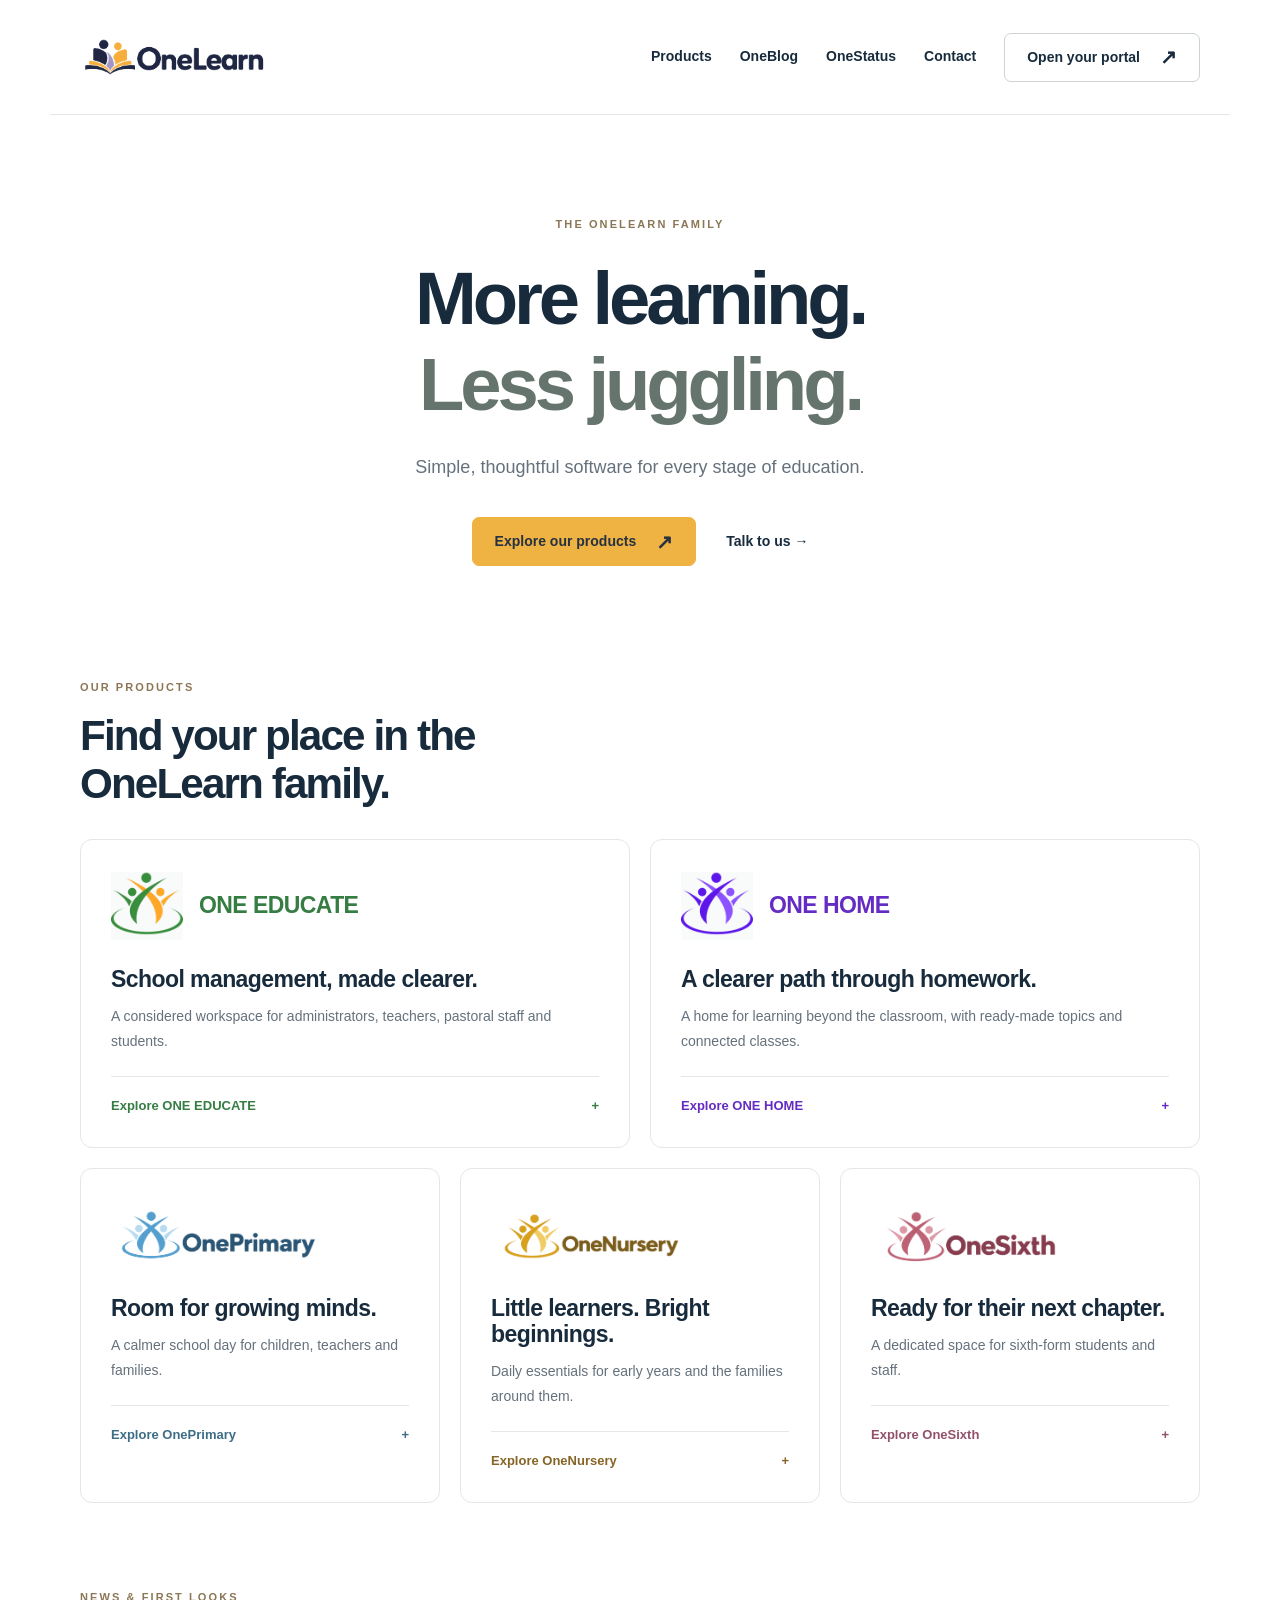
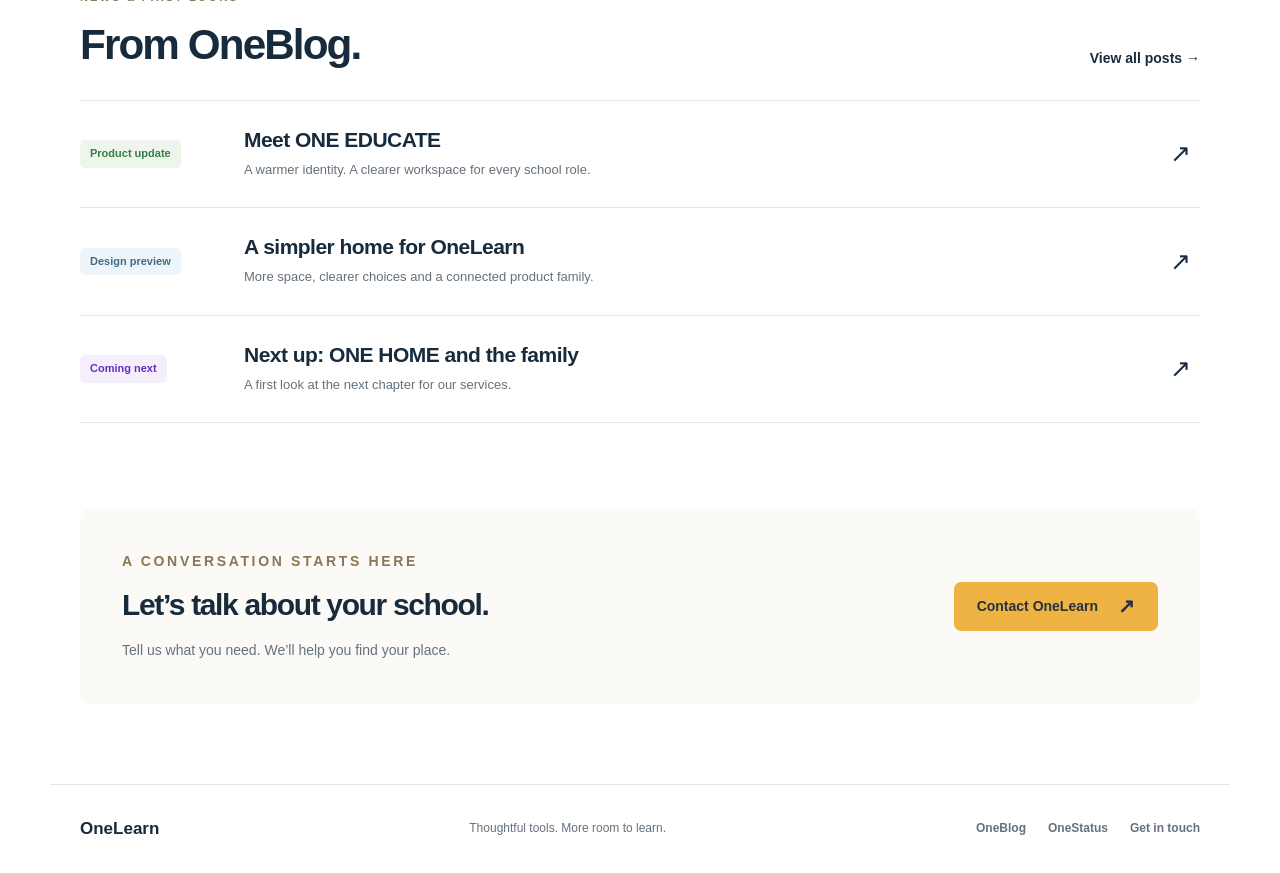
<file: index.html>
<!doctype html><html lang="en-GB"><head><meta charset="utf-8"><meta name="viewport" content="width=device-width,initial-scale=1"><meta name="description" content="Simple, thoughtful software for every stage of education."><title>More learning. Less juggling. · OneLearn</title><link rel="icon" href="onelearn-favicon.svg" type="image/svg+xml"><link rel="stylesheet" href="onelearn.css"></head><body><a class="skip" href="#main">Skip to content</a><header class="site-header"><a class="brand" href="index.html" aria-label="OneLearn home"><img src="OneLearn-Logo.png" alt="OneLearn" width="190" height="64"></a><nav aria-label="Main navigation"><a href="index.html#products">Products</a><a href="blog.html">OneBlog</a><a href="status.html">OneStatus</a><a href="contact.html">Contact</a><a class="button outline" href="portals.html">Open your portal <span aria-hidden="true">↗</span></a></nav></header><main id="main"><section class="hero"><p class="eyebrow">THE ONELEARN FAMILY</p><h1>More learning.<br><span>Less juggling.</span></h1><p class="intro">Simple, thoughtful software for every stage of education.</p><div class="actions"><a class="button" href="#products">Explore our products <span aria-hidden="true">↗</span></a><a class="text-link" href="contact.html">Talk to us →</a></div></section><section class="section" id="products"><div class="section-heading"><p class="eyebrow">OUR PRODUCTS</p><h2>Find your place in the<br>OneLearn family.</h2></div><div class="flagships"><article class="product green" id="oneeducation"><div class="product-brand"><span class="symbol"><img src="oneeducate-logo.png" alt=""></span><span class="service-name">ONE EDUCATE</span></div><h3>School management, made clearer.</h3><p>A considered workspace for administrators, teachers, pastoral staff and students.</p><details><summary>Explore ONE EDUCATE <span aria-hidden="true">+</span></summary><div class="product-details"><p>Attendance, classes, timetables, behaviour, house points, detentions and exams. The tools your school uses, brought together.</p><p class="pricing">£142 per month or £1,450 per year. Free for official secondary schools after approval.</p><div class="actions"><a class="text-link" data-app="OneEducation" data-demo="true" href="../OneEducation/index.html?demo=1">Try the demo <span aria-hidden="true">↗</span></a><a href="contact.html?product=OneEducation">Request access →</a></div><small>The service logos preview the refreshed identity. Wider interface updates are being introduced separately.</small></div></details></article><article class="product purple" id="onehome"><div class="product-brand"><span class="symbol"><img src="onehome-logo.png" alt=""></span><span class="service-name">ONE HOME</span></div><h3>A clearer path through homework.</h3><p>A home for learning beyond the classroom, with ready-made topics and connected classes.</p><details><summary>Explore ONE HOME <span aria-hidden="true">+</span></summary><div class="product-details"><p>Set maths, reading and science homework, review progress, and import students or connect your ONE EDUCATE classes.</p><p class="pricing">Free for all.</p><div class="actions"><a class="text-link" data-app="OneHome" data-demo="true" href="../OneHome/index.html?demo=1">Try the demo <span aria-hidden="true">↗</span></a><a href="contact.html?product=OneHome">Request access →</a></div><small>The service logos preview the refreshed identity. Wider interface updates are being introduced separately.</small></div></details></article></div><div class="younger"><article class="product blue" id="oneprimary"><div class="product-brand"><img class="service-lockup" src="OnePrimary-Logo.png" alt="OnePrimary"></div><h3>Room for growing minds.</h3><p>A calmer school day for children, teachers and families.</p><details><summary>Explore OnePrimary <span aria-hidden="true">+</span></summary><div class="product-details"><p>Children, classes, attendance, learning journals and a family portal, designed around primary school life.</p><p class="pricing">Contact us to arrange access.</p><div class="actions"><a class="text-link" data-app="OnePrimary" data-demo="true" href="../OnePrimary/index.html?demo=1">Try the demo <span aria-hidden="true">↗</span></a><a href="contact.html?product=OnePrimary">Request access →</a></div><small>The service logos preview the refreshed identity. Wider interface updates are being introduced separately.</small></div></details></article><article class="product yellow" id="onenursery"><div class="product-brand"><img class="service-lockup" src="OneNursery-Logo.png" alt="OneNursery"></div><h3>Little learners. Bright beginnings.</h3><p>Daily essentials for early years and the families around them.</p><details><summary>Explore OneNursery <span aria-hidden="true">+</span></summary><div class="product-details"><p>Children, attendance, Good and Bad Points, and a parent portal. A space built for the adults supporting little learners.</p><p class="pricing">Contact us to arrange access.</p><div class="actions"><a class="text-link" data-app="OneNursery" data-demo="true" href="../OneNursery/index.html?demo=1">Try the demo <span aria-hidden="true">↗</span></a><a href="contact.html?product=OneNursery">Request access →</a></div><small>The service logos preview the refreshed identity. Wider interface updates are being introduced separately.</small></div></details></article><article class="product rose" id="onesixth"><div class="product-brand"><img class="service-lockup" src="OneSixth-Logo.png" alt="OneSixth"></div><h3>Ready for their next chapter.</h3><p>A dedicated space for sixth-form students and staff.</p><details><summary>Explore OneSixth <span aria-hidden="true">+</span></summary><div class="product-details"><p>Student imports, subject choices, class allocation, timetables and a sixth-form portal.</p><p class="pricing">Free for all.</p><div class="actions"><a class="text-link" data-app="OneSixth" data-demo="true" href="../OneSixth/index.html?demo=1">Try the demo <span aria-hidden="true">↗</span></a><a href="contact.html?product=OneSixth">Request access →</a></div><small>The service logos preview the refreshed identity. Wider interface updates are being introduced separately.</small></div></details></article></div></section><section class="section journal"><div class="section-heading horizontal"><div><p class="eyebrow">NEWS & FIRST LOOKS</p><h2>From OneBlog.</h2></div><a class="text-link" href="blog.html">View all posts →</a></div><div class="post-list"><a class="post-row" href="blog-one-educate.html"><span class="tag green">Product update</span><div><h3>Meet ONE EDUCATE</h3><p>A warmer identity. A clearer workspace for every school role.</p></div><span class="post-arrow" aria-hidden="true">↗</span></a><a class="post-row" href="blog-onelearn.html"><span class="tag blue">Design preview</span><div><h3>A simpler home for OneLearn</h3><p>More space, clearer choices and a connected product family.</p></div><span class="post-arrow" aria-hidden="true">↗</span></a><a class="post-row" href="blog-one-home.html"><span class="tag purple">Coming next</span><div><h3>Next up: ONE HOME and the family</h3><p>A first look at the next chapter for our services.</p></div><span class="post-arrow" aria-hidden="true">↗</span></a></div></section><section class="contact-strip"><div><p class="eyebrow">A CONVERSATION STARTS HERE</p><h2>Let’s talk about your school.</h2><p>Tell us what you need. We’ll help you find your place.</p></div><a class="button" href="contact.html">Contact OneLearn <span aria-hidden="true">↗</span></a></section></main><footer class="site-footer"><a href="index.html">OneLearn</a><span>Thoughtful tools. More room to learn.</span><nav aria-label="Footer"><a href="blog.html">OneBlog</a><a href="status.html">OneStatus</a><a href="contact.html">Get in touch</a></nav></footer><script src="config.js"></script><script type="module" src="website.mjs"></script></body></html>
</file>
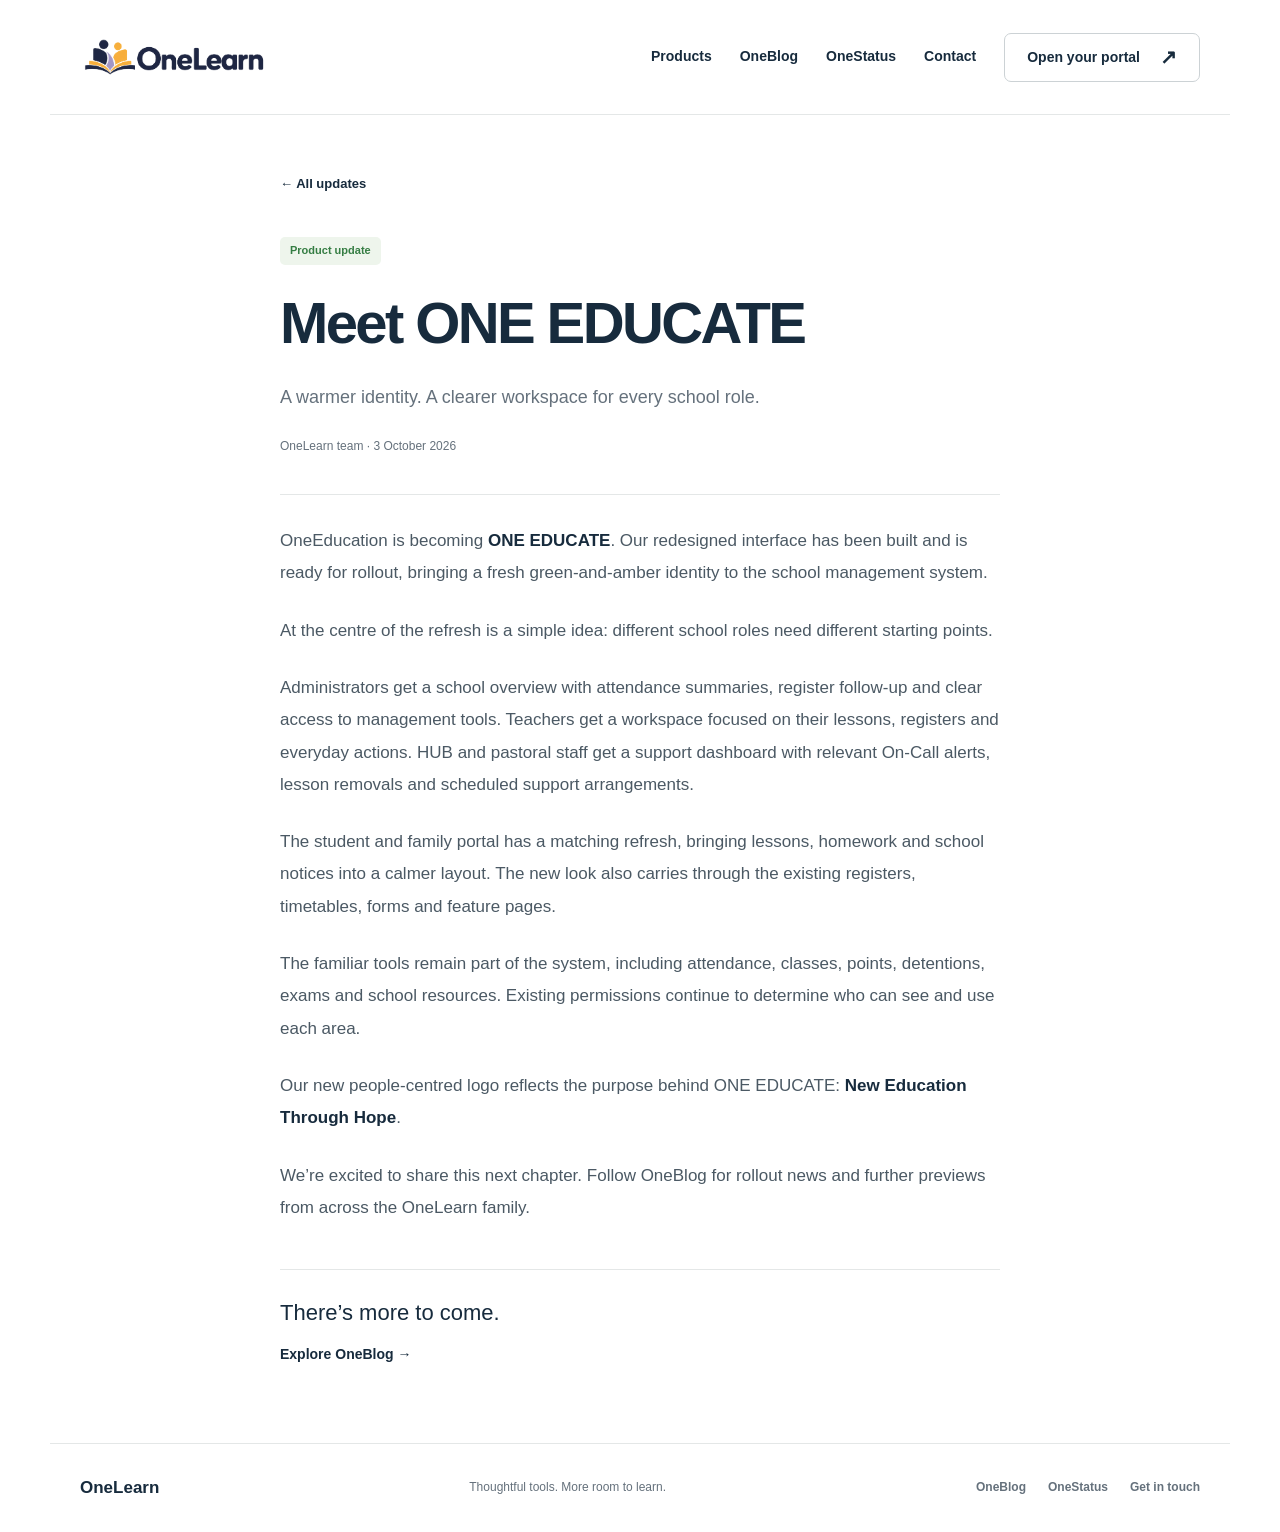
<file: blog-one-educate.html>
<!doctype html><html lang="en-GB"><head><meta charset="utf-8"><meta name="viewport" content="width=device-width,initial-scale=1"><meta name="description" content="Simple, thoughtful software for every stage of education."><title>Meet ONE EDUCATE · OneLearn</title><link rel="icon" href="onelearn-favicon.svg" type="image/svg+xml"><link rel="stylesheet" href="onelearn.css"></head><body><a class="skip" href="#main">Skip to content</a><header class="site-header"><a class="brand" href="index.html" aria-label="OneLearn home"><img src="OneLearn-Logo.png" alt="OneLearn" width="190" height="64"></a><nav aria-label="Main navigation"><a href="index.html#products">Products</a><a href="blog.html">OneBlog</a><a href="status.html">OneStatus</a><a href="contact.html">Contact</a><a class="button outline" href="portals.html">Open your portal <span aria-hidden="true">↗</span></a></nav></header><main id="main"><article class="story"><a class="back" href="blog.html">← All updates</a><div class="story-heading"><span class="tag green">Product update</span><h1>Meet ONE EDUCATE</h1><p class="intro">A warmer identity. A clearer workspace for every school role.</p><p class="byline">OneLearn team · 3 October 2026</p></div><div class="story-body"><p>OneEducation is becoming <strong>ONE EDUCATE</strong>. Our redesigned interface has been built and is ready for rollout, bringing a fresh green-and-amber identity to the school management system.</p><p>At the centre of the refresh is a simple idea: different school roles need different starting points.</p><p>Administrators get a school overview with attendance summaries, register follow-up and clear access to management tools. Teachers get a workspace focused on their lessons, registers and everyday actions. HUB and pastoral staff get a support dashboard with relevant On-Call alerts, lesson removals and scheduled support arrangements.</p><p>The student and family portal has a matching refresh, bringing lessons, homework and school notices into a calmer layout. The new look also carries through the existing registers, timetables, forms and feature pages.</p><p>The familiar tools remain part of the system, including attendance, classes, points, detentions, exams and school resources. Existing permissions continue to determine who can see and use each area.</p><p>Our new people-centred logo reflects the purpose behind ONE EDUCATE: <strong>New Education Through Hope</strong>.</p><p>We’re excited to share this next chapter. Follow OneBlog for rollout news and further previews from across the OneLearn family. </p></div><aside class="story-end"><p>There’s more to come.</p><a href="blog.html">Explore OneBlog →</a></aside></article></main><footer class="site-footer"><a href="index.html">OneLearn</a><span>Thoughtful tools. More room to learn.</span><nav aria-label="Footer"><a href="blog.html">OneBlog</a><a href="status.html">OneStatus</a><a href="contact.html">Get in touch</a></nav></footer><script src="config.js"></script><script type="module" src="website.mjs"></script></body></html>
</file>
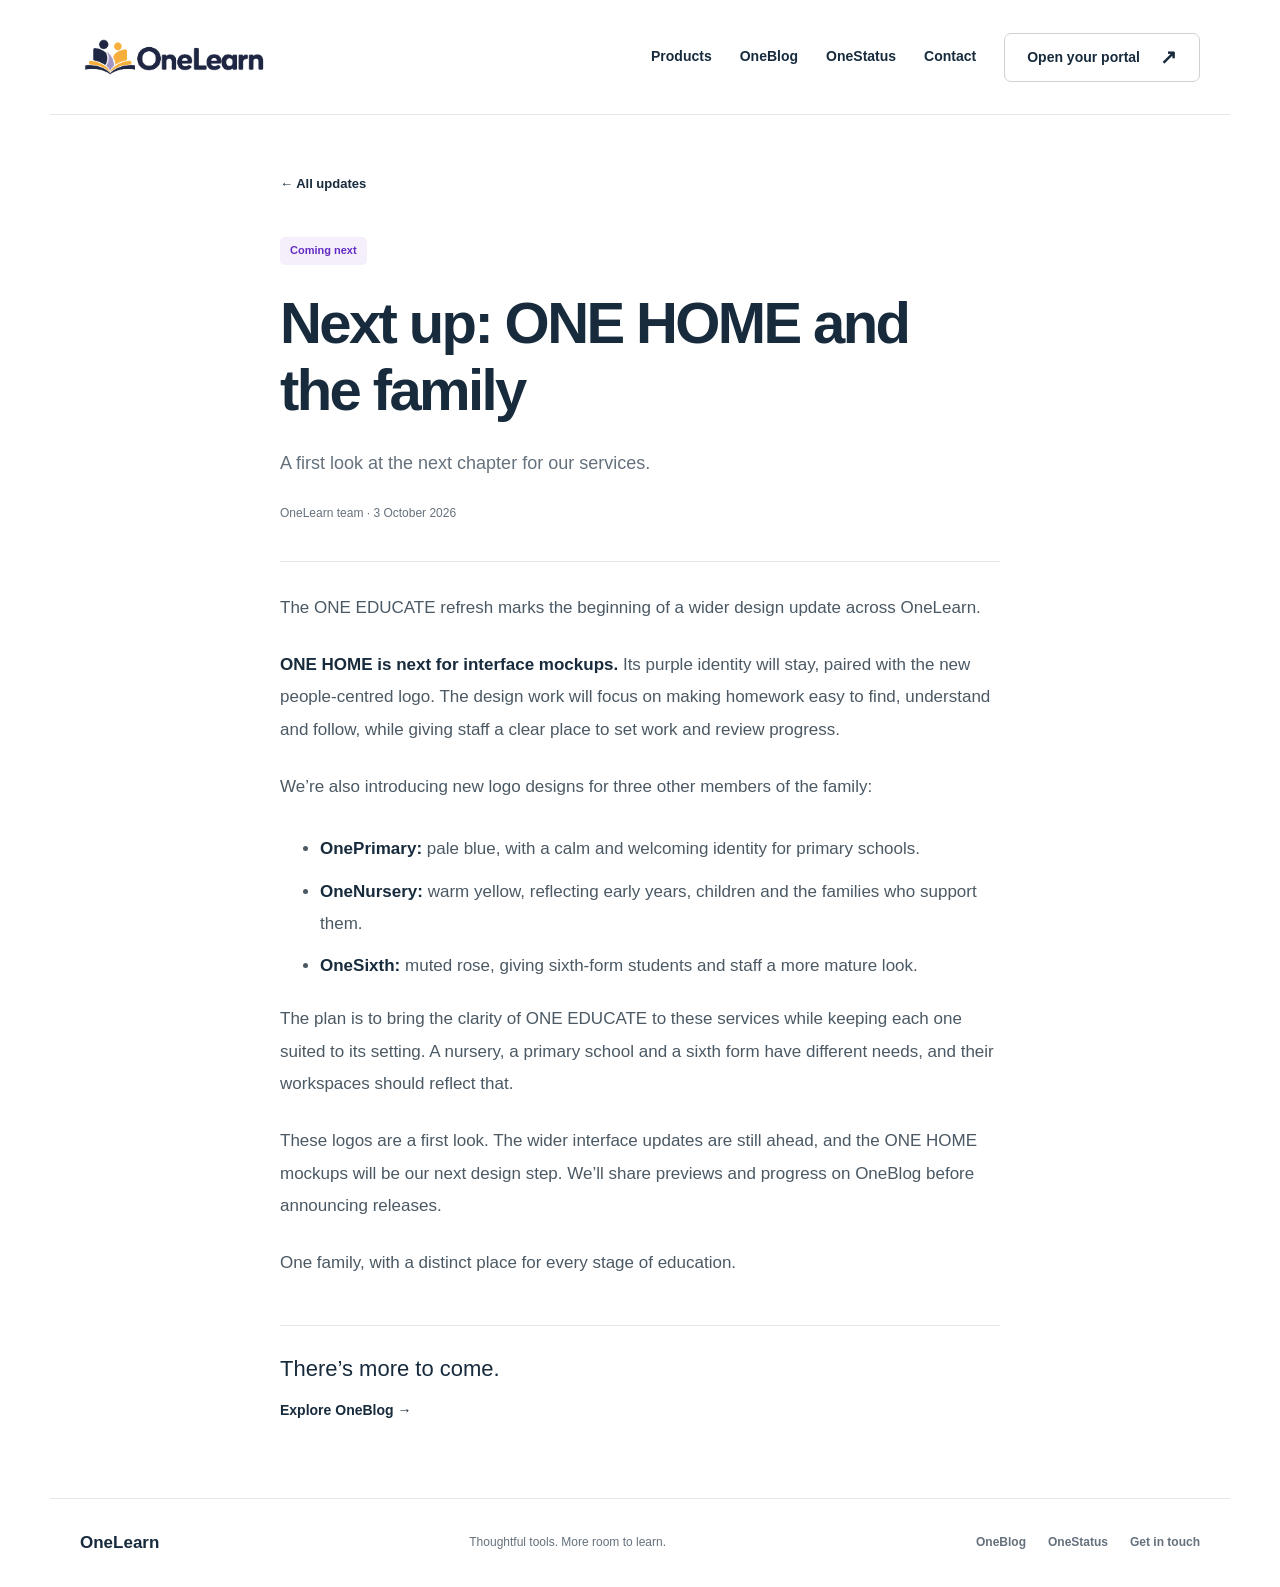
<file: blog-one-home.html>
<!doctype html><html lang="en-GB"><head><meta charset="utf-8"><meta name="viewport" content="width=device-width,initial-scale=1"><meta name="description" content="Simple, thoughtful software for every stage of education."><title>Next up: ONE HOME and the family · OneLearn</title><link rel="icon" href="onelearn-favicon.svg" type="image/svg+xml"><link rel="stylesheet" href="onelearn.css"></head><body><a class="skip" href="#main">Skip to content</a><header class="site-header"><a class="brand" href="index.html" aria-label="OneLearn home"><img src="OneLearn-Logo.png" alt="OneLearn" width="190" height="64"></a><nav aria-label="Main navigation"><a href="index.html#products">Products</a><a href="blog.html">OneBlog</a><a href="status.html">OneStatus</a><a href="contact.html">Contact</a><a class="button outline" href="portals.html">Open your portal <span aria-hidden="true">↗</span></a></nav></header><main id="main"><article class="story"><a class="back" href="blog.html">← All updates</a><div class="story-heading"><span class="tag purple">Coming next</span><h1>Next up: ONE HOME and the family</h1><p class="intro">A first look at the next chapter for our services.</p><p class="byline">OneLearn team · 3 October 2026</p></div><div class="story-body"><p>The ONE EDUCATE refresh marks the beginning of a wider design update across OneLearn.</p><p><strong>ONE HOME is next for interface mockups.</strong> Its purple identity will stay, paired with the new people-centred logo. The design work will focus on making homework easy to find, understand and follow, while giving staff a clear place to set work and review progress.</p><p>We’re also introducing new logo designs for three other members of the family:</p><ul><li><strong>OnePrimary:</strong> pale blue, with a calm and welcoming identity for primary schools.</li><li><strong>OneNursery:</strong> warm yellow, reflecting early years, children and the families who support them.</li><li><strong>OneSixth:</strong> muted rose, giving sixth-form students and staff a more mature look.</li></ul><p>The plan is to bring the clarity of ONE EDUCATE to these services while keeping each one suited to its setting. A nursery, a primary school and a sixth form have different needs, and their workspaces should reflect that.</p><p>These logos are a first look. The wider interface updates are still ahead, and the ONE HOME mockups will be our next design step. We’ll share previews and progress on OneBlog before announcing releases.</p><p>One family, with a distinct place for every stage of education. </p></div><aside class="story-end"><p>There’s more to come.</p><a href="blog.html">Explore OneBlog →</a></aside></article></main><footer class="site-footer"><a href="index.html">OneLearn</a><span>Thoughtful tools. More room to learn.</span><nav aria-label="Footer"><a href="blog.html">OneBlog</a><a href="status.html">OneStatus</a><a href="contact.html">Get in touch</a></nav></footer><script src="config.js"></script><script type="module" src="website.mjs"></script></body></html>
</file>
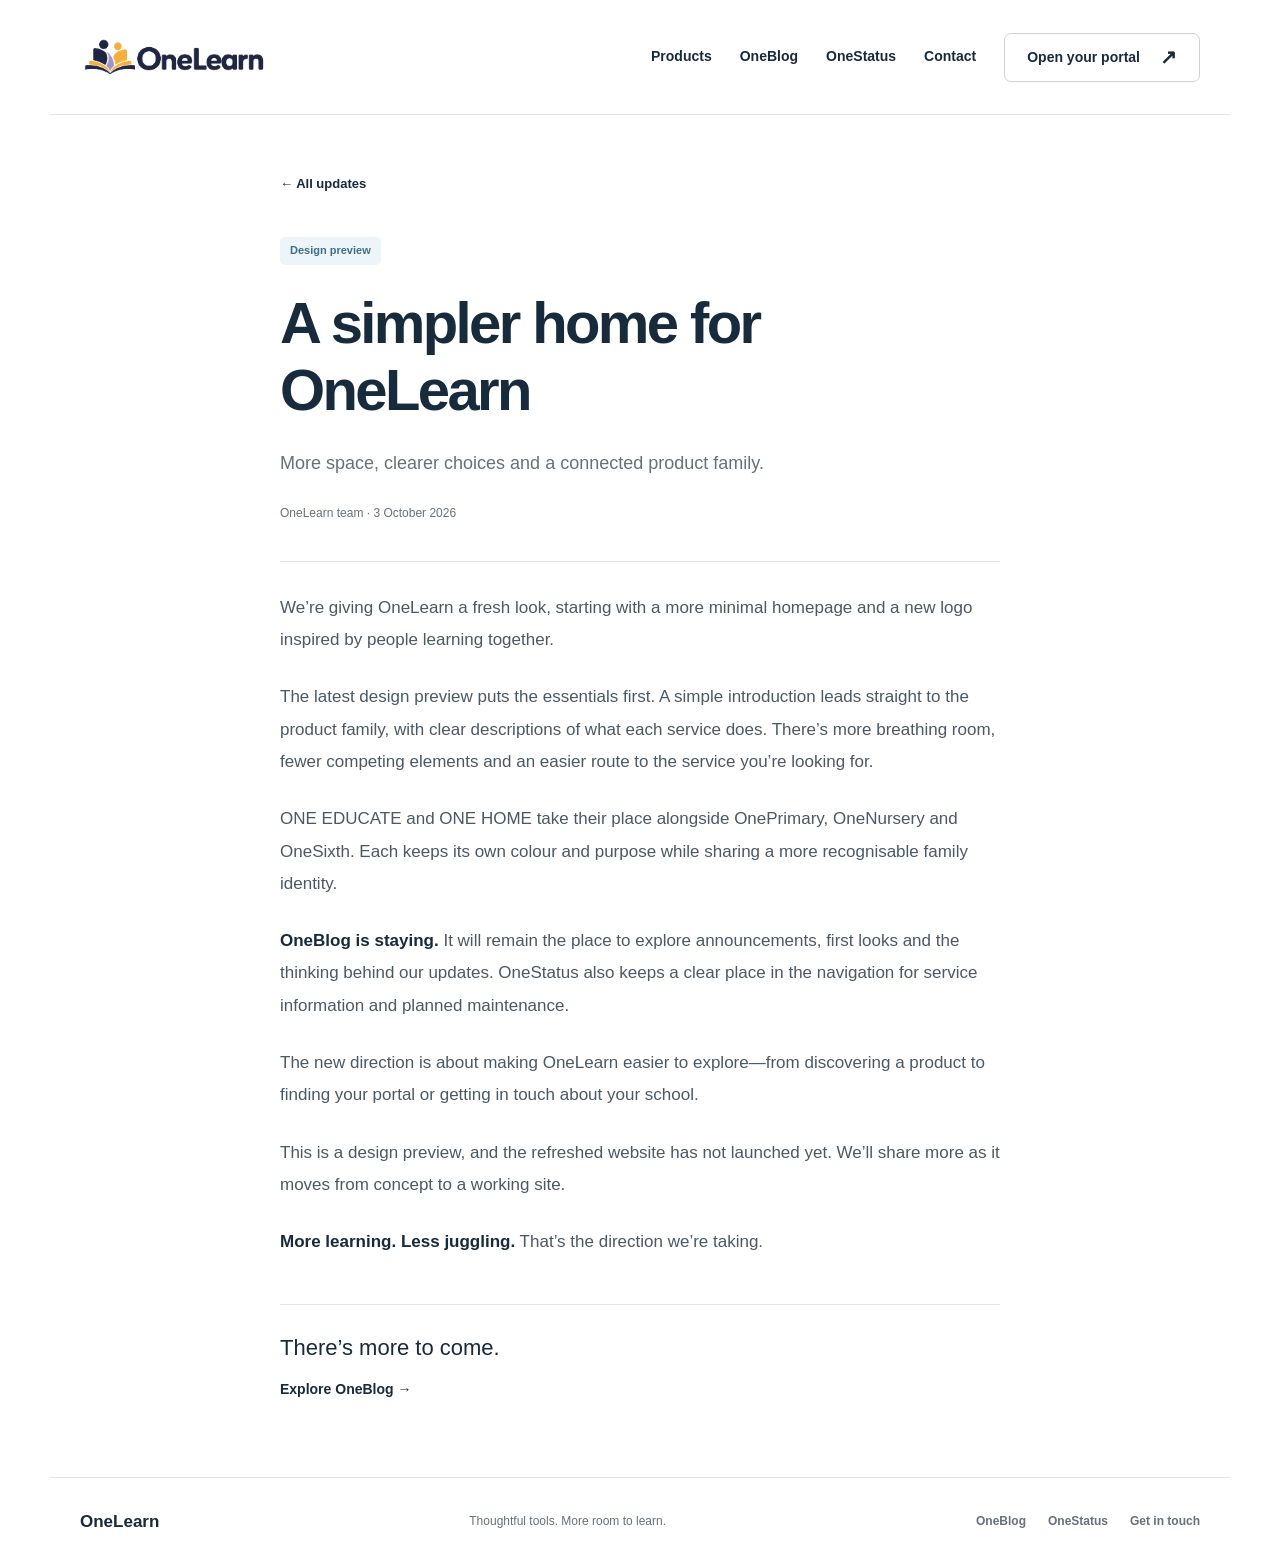
<file: blog-onelearn.html>
<!doctype html><html lang="en-GB"><head><meta charset="utf-8"><meta name="viewport" content="width=device-width,initial-scale=1"><meta name="description" content="Simple, thoughtful software for every stage of education."><title>A simpler home for OneLearn · OneLearn</title><link rel="icon" href="onelearn-favicon.svg" type="image/svg+xml"><link rel="stylesheet" href="onelearn.css"></head><body><a class="skip" href="#main">Skip to content</a><header class="site-header"><a class="brand" href="index.html" aria-label="OneLearn home"><img src="OneLearn-Logo.png" alt="OneLearn" width="190" height="64"></a><nav aria-label="Main navigation"><a href="index.html#products">Products</a><a href="blog.html">OneBlog</a><a href="status.html">OneStatus</a><a href="contact.html">Contact</a><a class="button outline" href="portals.html">Open your portal <span aria-hidden="true">↗</span></a></nav></header><main id="main"><article class="story"><a class="back" href="blog.html">← All updates</a><div class="story-heading"><span class="tag blue">Design preview</span><h1>A simpler home for OneLearn</h1><p class="intro">More space, clearer choices and a connected product family.</p><p class="byline">OneLearn team · 3 October 2026</p></div><div class="story-body"><p>We’re giving OneLearn a fresh look, starting with a more minimal homepage and a new logo inspired by people learning together.</p><p>The latest design preview puts the essentials first. A simple introduction leads straight to the product family, with clear descriptions of what each service does. There’s more breathing room, fewer competing elements and an easier route to the service you’re looking for.</p><p>ONE EDUCATE and ONE HOME take their place alongside OnePrimary, OneNursery and OneSixth. Each keeps its own colour and purpose while sharing a more recognisable family identity.</p><p><strong>OneBlog is staying.</strong> It will remain the place to explore announcements, first looks and the thinking behind our updates. OneStatus also keeps a clear place in the navigation for service information and planned maintenance.</p><p>The new direction is about making OneLearn easier to explore—from discovering a product to finding your portal or getting in touch about your school.</p><p>This is a design preview, and the refreshed website has not launched yet. We’ll share more as it moves from concept to a working site.</p><p><strong>More learning. Less juggling.</strong> That’s the direction we’re taking. </p></div><aside class="story-end"><p>There’s more to come.</p><a href="blog.html">Explore OneBlog →</a></aside></article></main><footer class="site-footer"><a href="index.html">OneLearn</a><span>Thoughtful tools. More room to learn.</span><nav aria-label="Footer"><a href="blog.html">OneBlog</a><a href="status.html">OneStatus</a><a href="contact.html">Get in touch</a></nav></footer><script src="config.js"></script><script type="module" src="website.mjs"></script></body></html>
</file>
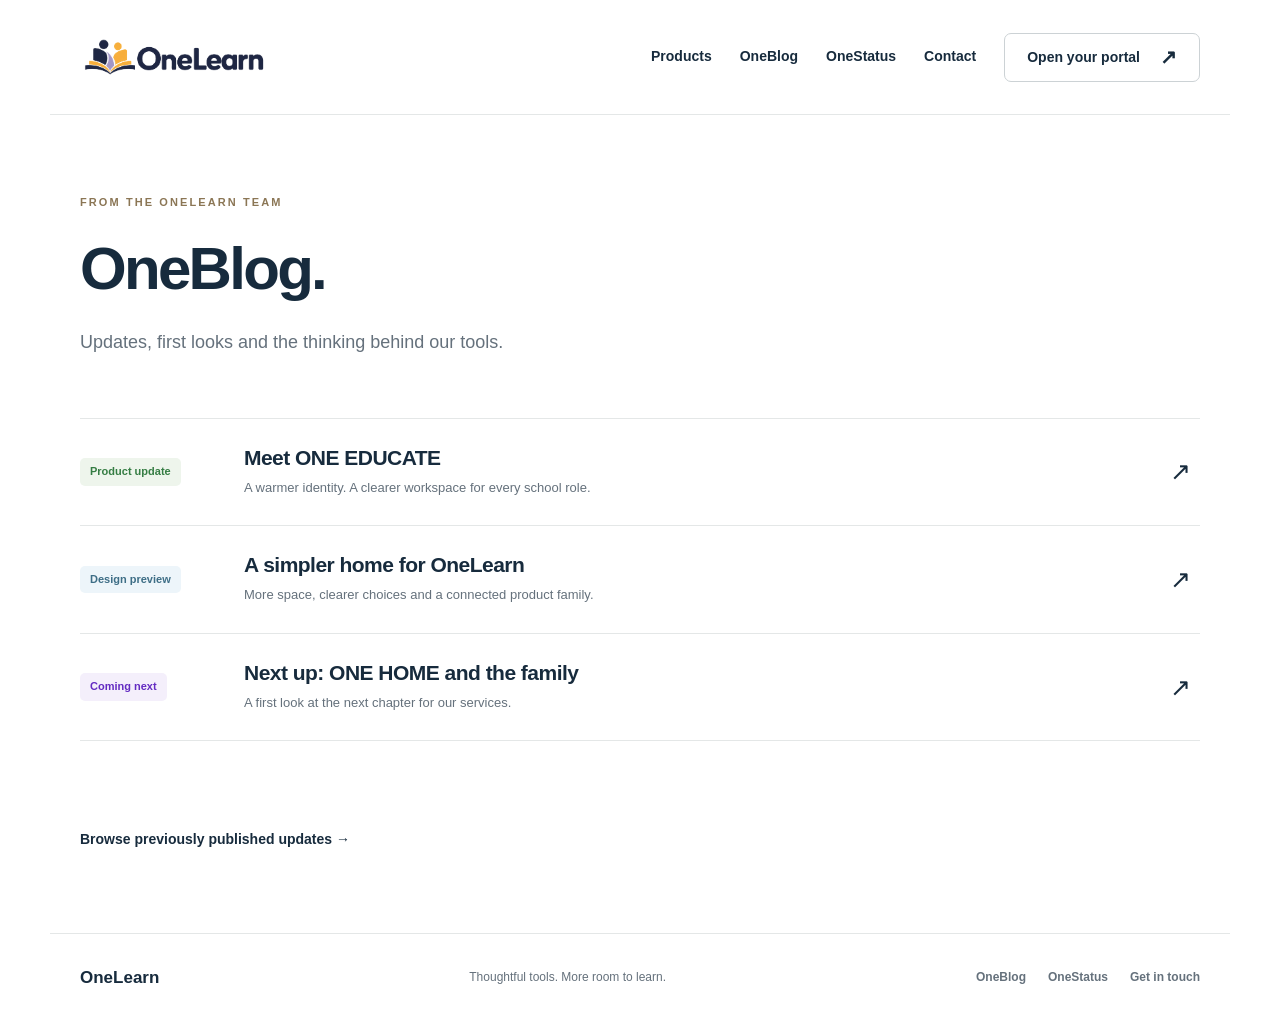
<file: blog.html>
<!doctype html><html lang="en-GB"><head><meta charset="utf-8"><meta name="viewport" content="width=device-width,initial-scale=1"><meta name="description" content="Simple, thoughtful software for every stage of education."><title>OneBlog · OneLearn</title><link rel="icon" href="onelearn-favicon.svg" type="image/svg+xml"><link rel="stylesheet" href="onelearn.css"></head><body><a class="skip" href="#main">Skip to content</a><header class="site-header"><a class="brand" href="index.html" aria-label="OneLearn home"><img src="OneLearn-Logo.png" alt="OneLearn" width="190" height="64"></a><nav aria-label="Main navigation"><a href="index.html#products">Products</a><a href="blog.html">OneBlog</a><a href="status.html">OneStatus</a><a href="contact.html">Contact</a><a class="button outline" href="portals.html">Open your portal <span aria-hidden="true">↗</span></a></nav></header><main id="main"><section class="page-heading"><p class="eyebrow">FROM THE ONELEARN TEAM</p><h1>OneBlog.</h1><p class="intro">Updates, first looks and the thinking behind our tools.</p></section><section class="section post-list"><a class="post-row" href="blog-one-educate.html"><span class="tag green">Product update</span><div><h3>Meet ONE EDUCATE</h3><p>A warmer identity. A clearer workspace for every school role.</p></div><span class="post-arrow" aria-hidden="true">↗</span></a><a class="post-row" href="blog-onelearn.html"><span class="tag blue">Design preview</span><div><h3>A simpler home for OneLearn</h3><p>More space, clearer choices and a connected product family.</p></div><span class="post-arrow" aria-hidden="true">↗</span></a><a class="post-row" href="blog-one-home.html"><span class="tag purple">Coming next</span><div><h3>Next up: ONE HOME and the family</h3><p>A first look at the next chapter for our services.</p></div><span class="post-arrow" aria-hidden="true">↗</span></a></section><div class="archive-link"><a class="text-link" href="portal.html#blog">Browse previously published updates →</a></div></main><footer class="site-footer"><a href="index.html">OneLearn</a><span>Thoughtful tools. More room to learn.</span><nav aria-label="Footer"><a href="blog.html">OneBlog</a><a href="status.html">OneStatus</a><a href="contact.html">Get in touch</a></nav></footer><script src="config.js"></script><script type="module" src="website.mjs"></script></body></html>
</file>
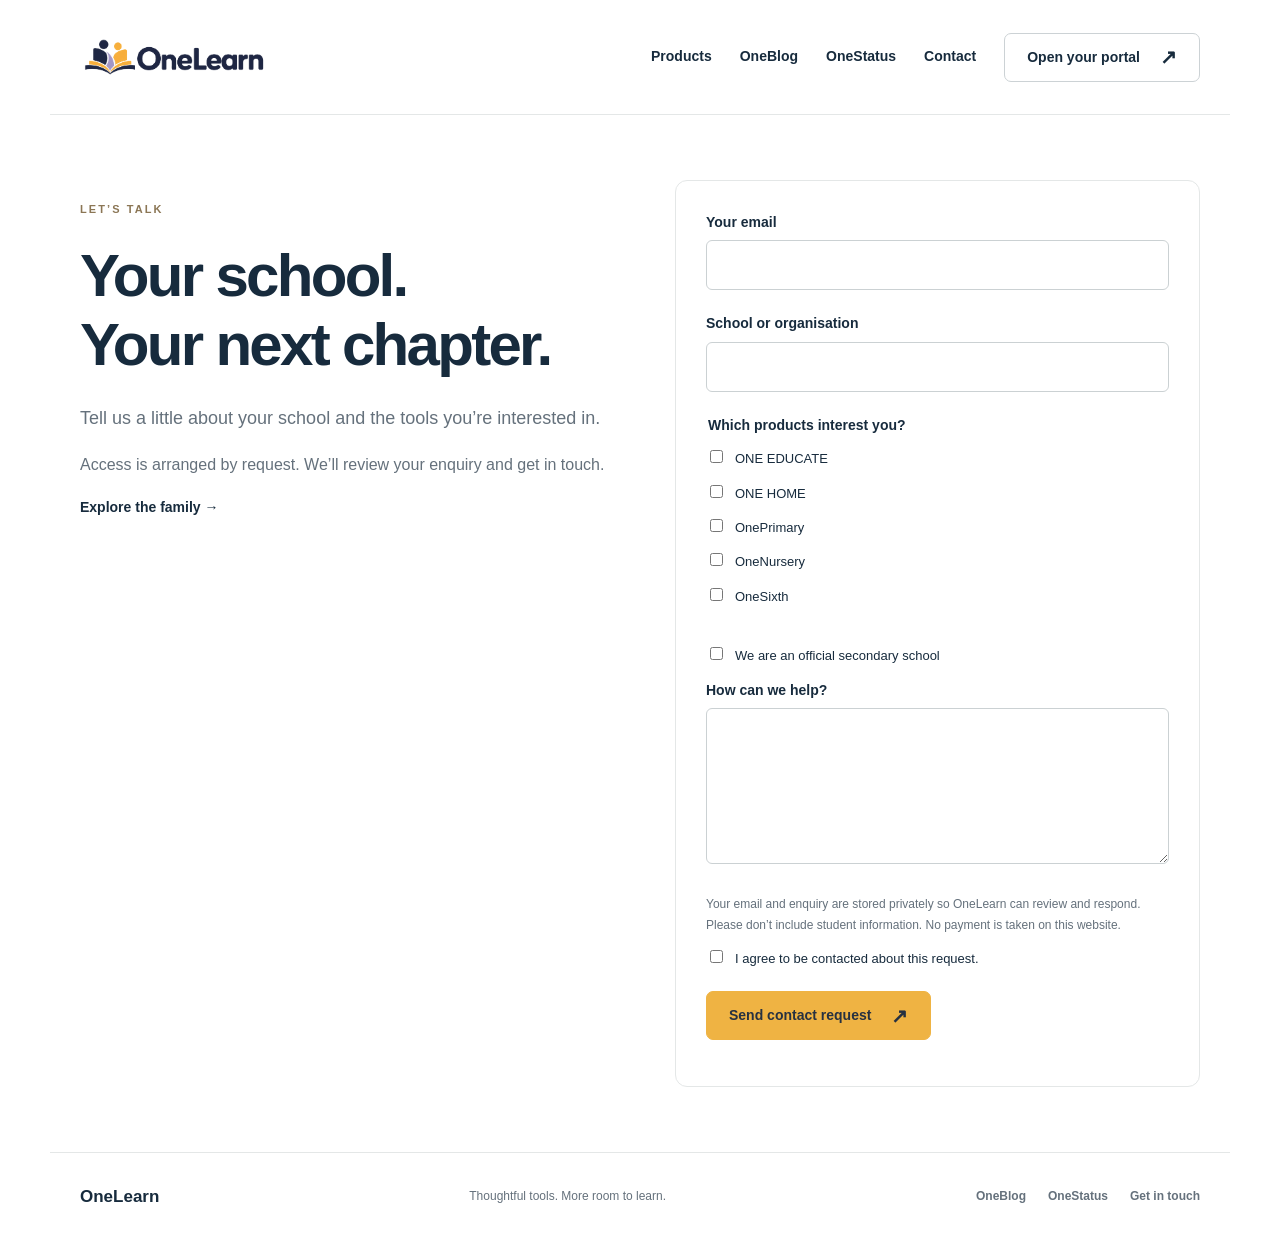
<file: contact.html>
<!doctype html><html lang="en-GB"><head><meta charset="utf-8"><meta name="viewport" content="width=device-width,initial-scale=1"><meta name="description" content="Simple, thoughtful software for every stage of education."><title>Contact OneLearn · OneLearn</title><link rel="icon" href="onelearn-favicon.svg" type="image/svg+xml"><link rel="stylesheet" href="onelearn.css"></head><body><a class="skip" href="#main">Skip to content</a><header class="site-header"><a class="brand" href="index.html" aria-label="OneLearn home"><img src="OneLearn-Logo.png" alt="OneLearn" width="190" height="64"></a><nav aria-label="Main navigation"><a href="index.html#products">Products</a><a href="blog.html">OneBlog</a><a href="status.html">OneStatus</a><a href="contact.html">Contact</a><a class="button outline" href="portals.html">Open your portal <span aria-hidden="true">↗</span></a></nav></header><main id="main"><section class="contact-layout"><div class="page-heading"><p class="eyebrow">LET’S TALK</p><h1>Your school.<br>Your next chapter.</h1><p class="intro">Tell us a little about your school and the tools you’re interested in.</p><p>Access is arranged by request. We’ll review your enquiry and get in touch.</p><a class="text-link" href="index.html#products">Explore the family →</a></div><form class="contact-form" id="contact-form"><label for="email">Your email</label><input id="email" name="email" type="email" autocomplete="email" required maxlength="254"><label for="school">School or organisation</label><input id="school" name="school" autocomplete="organization" required minlength="2" maxlength="160"><fieldset><legend>Which products interest you?</legend><label class="check"><input type="checkbox" name="product" value="OneEducation">ONE EDUCATE</label><label class="check"><input type="checkbox" name="product" value="OneHome">ONE HOME</label><label class="check"><input type="checkbox" name="product" value="OnePrimary">OnePrimary</label><label class="check"><input type="checkbox" name="product" value="OneNursery">OneNursery</label><label class="check"><input type="checkbox" name="product" value="OneSixth">OneSixth</label></fieldset><label class="check"><input type="checkbox" name="official">We are an official secondary school</label><label for="message">How can we help?</label><textarea id="message" name="message" rows="5" required minlength="10" maxlength="3000"></textarea><label class="honeypot" aria-hidden="true">Leave this empty<input name="website" tabindex="-1" autocomplete="off"></label><p class="small">Your email and enquiry are stored privately so OneLearn can review and respond. Please don’t include student information. No payment is taken on this website.</p><label class="check"><input type="checkbox" required>I agree to be contacted about this request.</label><button class="button" type="submit">Send contact request <span aria-hidden="true">↗</span></button><p id="contact-result" role="status" aria-live="polite"></p></form></section></main><footer class="site-footer"><a href="index.html">OneLearn</a><span>Thoughtful tools. More room to learn.</span><nav aria-label="Footer"><a href="blog.html">OneBlog</a><a href="status.html">OneStatus</a><a href="contact.html">Get in touch</a></nav></footer><script src="config.js"></script><script type="module" src="website.mjs"></script></body></html>
</file>
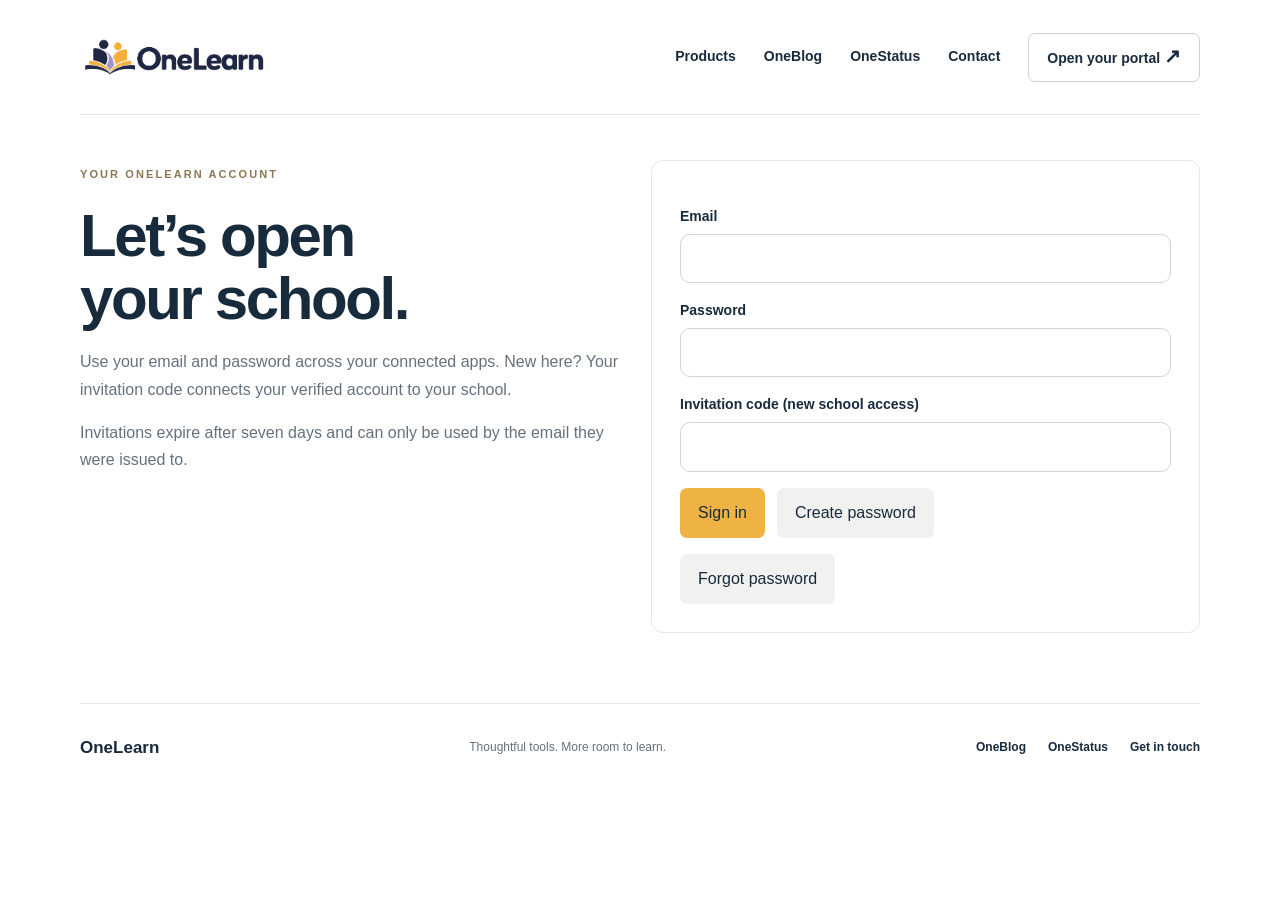
<file: portal.html>
<!doctype html><html lang="en-GB"><head><meta charset="utf-8"><meta name="viewport" content="width=device-width,initial-scale=1"><title>Your account · OneLearn</title><link rel="icon" href="onelearn-favicon.svg"><link rel="stylesheet" href="platform.css"><link rel="stylesheet" href="refresh.css"><link rel="stylesheet" href="onelearn.css"></head><body class="account-page" data-view="account"><div id="app"><p class="loading">Opening Your account…</p></div><script src="config.js"></script><script type="module" src="boot.mjs"></script></body></html>
</file>
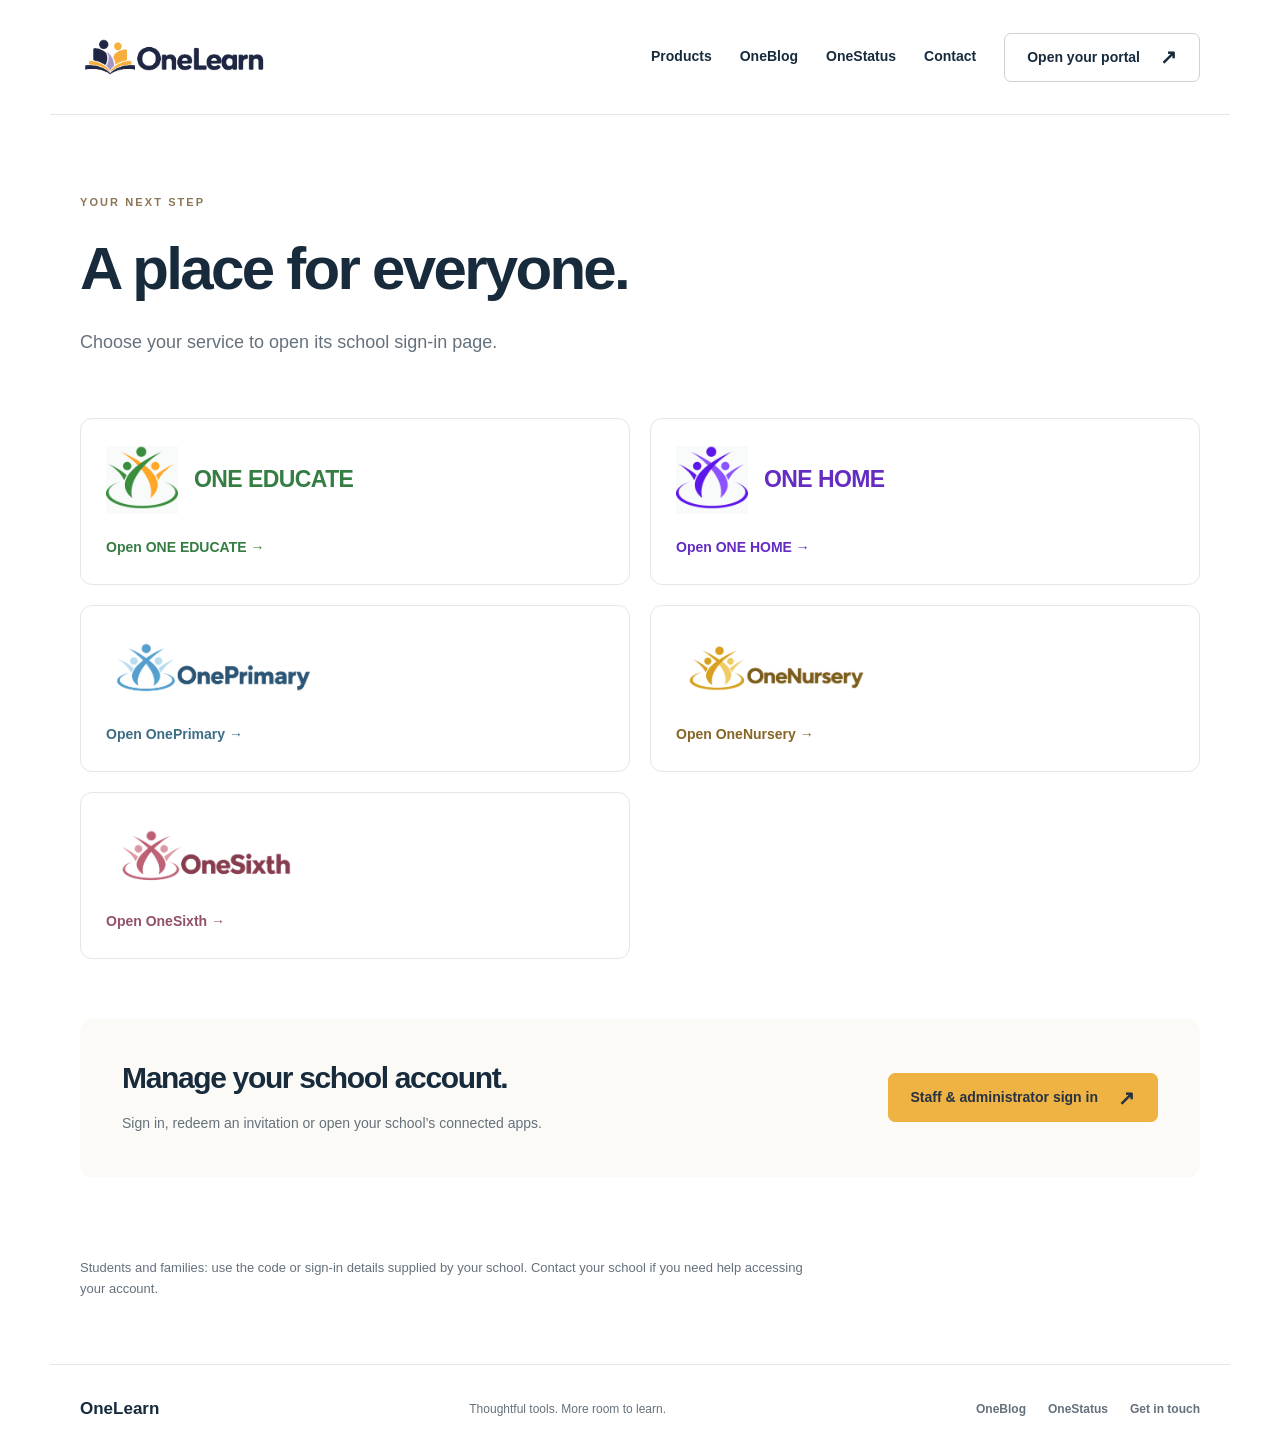
<file: portals.html>
<!doctype html><html lang="en-GB"><head><meta charset="utf-8"><meta name="viewport" content="width=device-width,initial-scale=1"><meta name="description" content="Simple, thoughtful software for every stage of education."><title>Find your portal · OneLearn</title><link rel="icon" href="onelearn-favicon.svg" type="image/svg+xml"><link rel="stylesheet" href="onelearn.css"></head><body><a class="skip" href="#main">Skip to content</a><header class="site-header"><a class="brand" href="index.html" aria-label="OneLearn home"><img src="OneLearn-Logo.png" alt="OneLearn" width="190" height="64"></a><nav aria-label="Main navigation"><a href="index.html#products">Products</a><a href="blog.html">OneBlog</a><a href="status.html">OneStatus</a><a href="contact.html">Contact</a><a class="button outline" href="portals.html">Open your portal <span aria-hidden="true">↗</span></a></nav></header><main id="main"><section class="page-heading"><p class="eyebrow">YOUR NEXT STEP</p><h1>A place for everyone.</h1><p class="intro">Choose your service to open its school sign-in page.</p></section><section class="portal-grid"><a class="portal-card green" href="../OneEducation/index.html" data-app="OneEducation"><div class="product-brand"><span class="symbol"><img src="oneeducate-logo.png" alt=""></span><span class="service-name">ONE EDUCATE</span></div><span>Open ONE EDUCATE →</span></a><a class="portal-card purple" href="../OneHome/index.html" data-app="OneHome"><div class="product-brand"><span class="symbol"><img src="onehome-logo.png" alt=""></span><span class="service-name">ONE HOME</span></div><span>Open ONE HOME →</span></a><a class="portal-card blue" href="../OnePrimary/index.html" data-app="OnePrimary"><div class="product-brand"><img class="service-lockup" src="OnePrimary-Logo.png" alt="OnePrimary"></div><span>Open OnePrimary →</span></a><a class="portal-card yellow" href="../OneNursery/index.html" data-app="OneNursery"><div class="product-brand"><img class="service-lockup" src="OneNursery-Logo.png" alt="OneNursery"></div><span>Open OneNursery →</span></a><a class="portal-card rose" href="../OneSixth/index.html" data-app="OneSixth"><div class="product-brand"><img class="service-lockup" src="OneSixth-Logo.png" alt="OneSixth"></div><span>Open OneSixth →</span></a></section><section class="contact-strip"><div><h2>Manage your school account.</h2><p>Sign in, redeem an invitation or open your school’s connected apps.</p></div><a class="button" href="portal.html#account">Staff & administrator sign in <span aria-hidden="true">↗</span></a></section><p class="support-note">Students and families: use the code or sign-in details supplied by your school. Contact your school if you need help accessing your account.</p></main><footer class="site-footer"><a href="index.html">OneLearn</a><span>Thoughtful tools. More room to learn.</span><nav aria-label="Footer"><a href="blog.html">OneBlog</a><a href="status.html">OneStatus</a><a href="contact.html">Get in touch</a></nav></footer><script src="config.js"></script><script type="module" src="website.mjs"></script></body></html>
</file>
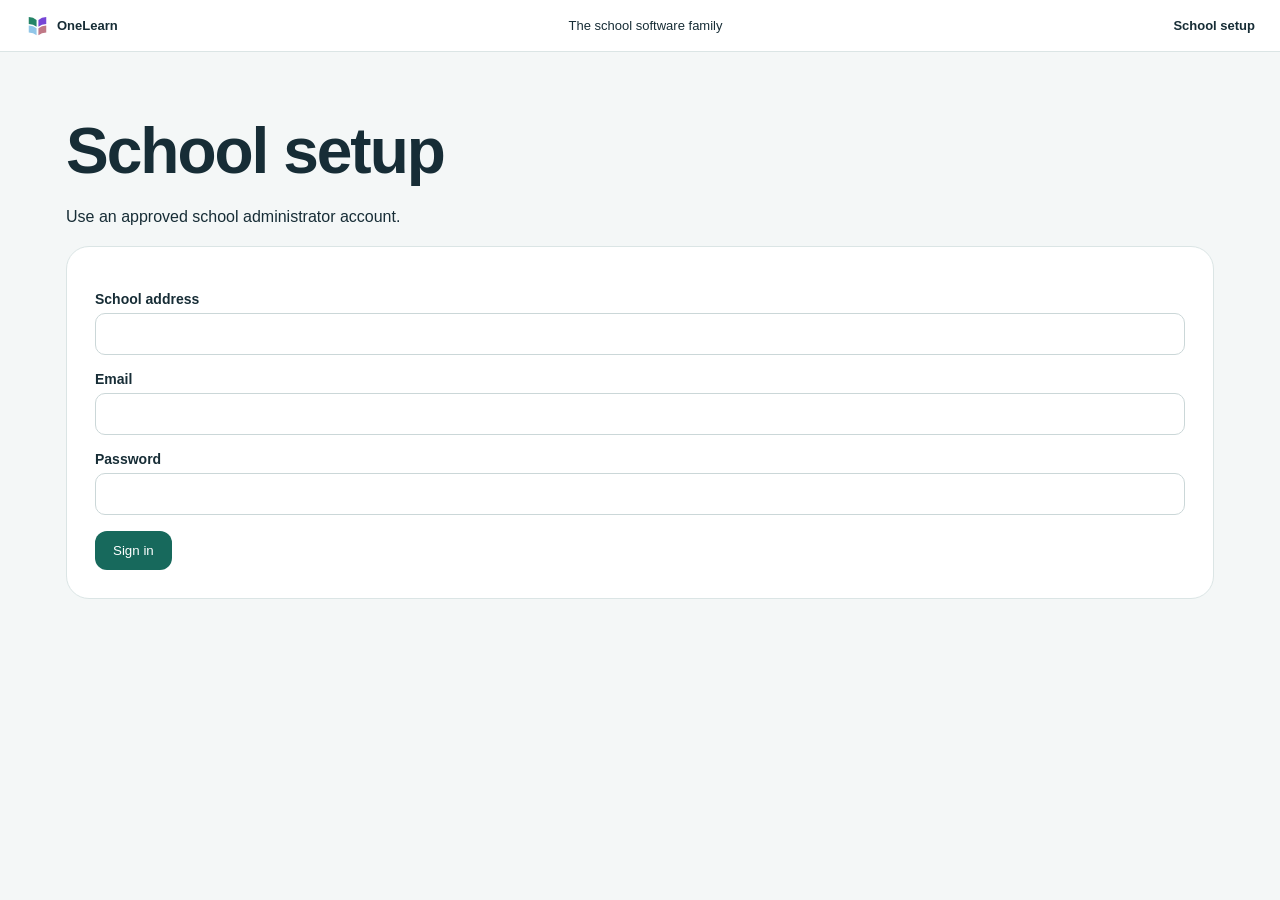
<file: setup.html>
<!doctype html><html lang="en-GB"><head><meta charset="utf-8"><meta name="viewport" content="width=device-width,initial-scale=1"><title>OneLearn · School setup</title><link rel="icon" href="platform-logo.svg"><link rel="stylesheet" href="platform.css"></head><body ><div id="app"></div><script src="config.js"></script><script type="module" src="setup.mjs"></script></body></html>
</file>
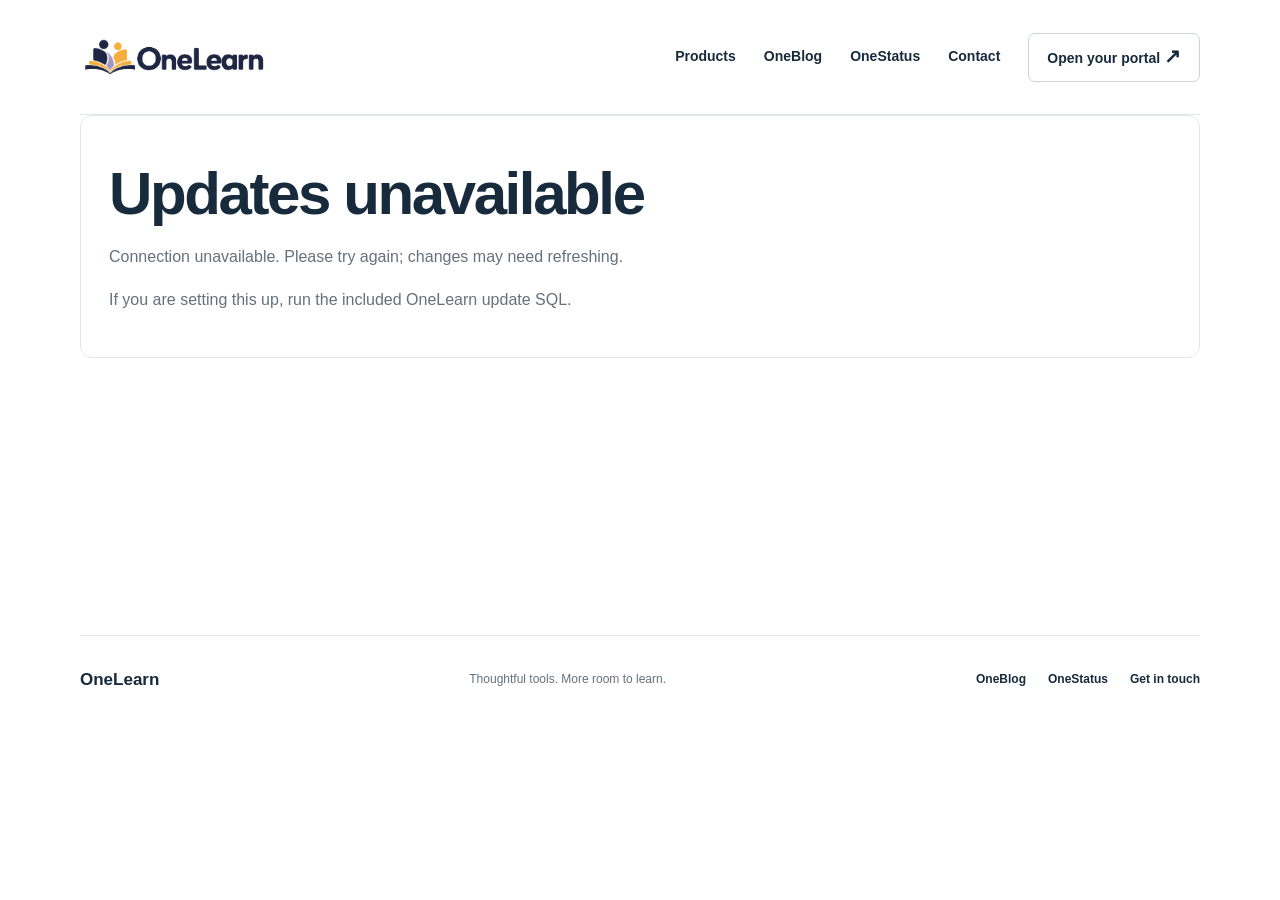
<file: status.html>
<!doctype html><html lang="en-GB"><head><meta charset="utf-8"><meta name="viewport" content="width=device-width,initial-scale=1"><title>OneStatus · OneLearn</title><link rel="icon" href="onelearn-favicon.svg"><link rel="stylesheet" href="platform.css"><link rel="stylesheet" href="refresh.css"><link rel="stylesheet" href="onelearn.css"></head><body class="account-page" data-view="status"><div id="app"><p class="loading">Opening OneStatus…</p></div><script src="config.js"></script><script type="module" src="boot.mjs"></script></body></html>
</file>
<file: onelearn.css>
:root{--ink:#172b3d;--muted:#65717c;--line:#e4e7e7;--paper:#fff;--warm:#fbfaf7;--amber:#efb343;--accent:#253e4d;--green:#357d43}*{box-sizing:border-box}html{scroll-behavior:smooth;scroll-padding-top:25px}body{margin:0;background:var(--paper);color:var(--ink);font-family:Inter,'Segoe UI',Arial,sans-serif;-webkit-font-smoothing:antialiased;font-size:16px;line-height:1.65}a{color:inherit;text-decoration:none}a:hover{text-decoration:underline;text-underline-offset:5px}button,input,textarea,select{font:inherit}button,a,summary{-webkit-tap-highlight-color:transparent}button:disabled{opacity:.55;cursor:wait}a:focus-visible,button:focus-visible,input:focus-visible,textarea:focus-visible,summary:focus-visible,select:focus-visible{outline:3px solid #b78323;outline-offset:5px}h1,h2,h3,p{margin-top:0}h1,h2,h3{line-height:1.15;letter-spacing:-.045em}p{color:var(--muted)}h1{font-size:clamp(44px,5.8vw,76px);font-weight:650;margin-bottom:24px}h2{font-size:clamp(30px,3.3vw,43px);font-weight:600;margin-bottom:16px}h3{font-size:23px;letter-spacing:-.025em;font-weight:600}.site-header,.site-footer,main#main{max-width:1180px;margin:0 auto}.site-header{min-height:115px;display:flex;align-items:center;justify-content:space-between;gap:30px;padding:22px 30px;border-bottom:1px solid var(--line)}.brand{display:flex;align-items:center;flex-shrink:0}.brand img{width:185px;height:62px;object-fit:contain}.site-header nav,.site-footer nav{display:flex;align-items:center;gap:28px;font-size:14px;font-weight:550}.button{display:inline-flex;align-items:center;justify-content:center;gap:20px;padding:13px 22px;border:1px solid var(--amber);border-radius:7px;background:var(--amber);color:#263141;font-weight:650;font-size:14px;cursor:pointer;text-decoration:none!important;line-height:1.5;transition:background .2s}.button:hover{background:#e9a82d}.button.outline{background:white;border:1px solid #ccd2d5;color:var(--ink)}.button.outline:hover{background:var(--warm)}.button span{font-size:20px;line-height:1}.actions{display:flex;align-items:center;justify-content:center;gap:30px;flex-wrap:wrap}.text-link{font-size:14px;font-weight:650}.eyebrow{font-size:11px;font-weight:700;letter-spacing:.19em;color:#8b7655;margin-bottom:23px}.hero{text-align:center;padding:100px 24px 112px}.hero h1{margin-bottom:25px;letter-spacing:-.055em}.hero h1 span{color:#65746c}.intro{font-size:18px;line-height:1.7}.hero .intro{margin-bottom:35px}.section{padding:0 30px;margin-bottom:85px}.section-heading{margin-bottom:30px}.section-heading .eyebrow{margin-bottom:15px}.flagships,.younger{display:grid;gap:20px}.flagships{grid-template-columns:1fr 1fr;margin-bottom:20px}.younger{grid-template-columns:repeat(3,minmax(0,1fr))}.product{padding:30px;border:1px solid var(--line);border-radius:12px;background:#fff;min-width:0}.product p{font-size:14px;line-height:1.75;margin-bottom:23px}.product h3{margin:24px 0 12px}.product-brand{height:72px;display:flex;align-items:center;gap:16px}.service-name{font-size:23px;font-weight:750;letter-spacing:-.025em}.green{--service:#357d43;--tint:#eef5ec}.purple{--service:#642cc2;--tint:#f4effb}.blue{--service:#3e6e86;--tint:#edf5fa}.yellow{--service:#866526;--tint:#fbf5e2}.rose{--service:#92516b;--tint:#f9edf1}.product-brand{color:var(--service)}.symbol{position:relative;display:block;overflow:hidden;flex:0 0 72px;width:72px;height:68px;mix-blend-mode:multiply}.symbol img{position:absolute;width:214px;max-width:none;height:214px;left:-71px;top:-61px}.service-lockup{height:98px;width:210px;max-width:100%;object-fit:contain;object-position:left center}.product details{border-top:1px solid var(--line)}.product summary{display:flex;align-items:center;justify-content:space-between;gap:8px;padding-top:18px;color:var(--service);cursor:pointer;font-size:13px;font-weight:650;list-style:none}.product summary::-webkit-details-marker{display:none}.product details[open] summary span{transform:rotate(45deg)}.product-details{padding-top:18px}.product-details .actions{justify-content:flex-start;gap:18px;font-size:13px}.product-details .pricing{font-weight:600;color:var(--ink);font-size:13px}.product-details small{display:block;font-size:11px;line-height:1.7;color:var(--muted);margin-top:18px}.horizontal{display:flex;align-items:flex-end;justify-content:space-between;gap:20px}.horizontal h2{margin-bottom:0}.post-row{padding:27px 0;border-top:1px solid var(--line);display:grid;grid-template-columns:140px 1fr 30px;align-items:center;gap:24px;text-decoration:none!important}.post-row:last-child{border-bottom:1px solid var(--line)}.post-row h3{font-size:21px;margin:0 0 7px}.post-row p{font-size:13px;margin:0}.post-row:hover h3{text-decoration:underline;text-underline-offset:5px}.tag{display:inline-block;width:fit-content;font-size:11px;line-height:1.6;font-weight:650;padding:5px 10px;border-radius:5px;color:var(--service);background:var(--tint);white-space:nowrap}.post-arrow{font-size:25px}.contact-strip{display:flex;align-items:center;justify-content:space-between;gap:35px;margin:0 30px 80px;padding:42px;background:var(--warm);border-radius:12px}.contact-strip h2{font-size:30px}.contact-strip .eyebrow{margin-bottom:15px}.contact-strip p{margin-bottom:0;font-size:14px}.contact-strip .button{flex-shrink:0}.site-footer{border-top:1px solid var(--line);display:flex;align-items:center;justify-content:space-between;gap:20px;font-size:12px;padding:30px;color:var(--muted)}.site-footer>a{font-size:17px;font-weight:700;color:var(--ink)}.site-footer nav{font-size:12px;gap:22px}.page-heading{padding:78px 30px 42px}.page-heading h1{font-size:60px}.archive-link{padding:0 30px 80px}.story{max-width:780px;margin:auto;padding:55px 30px 75px}.back{font-size:13px;font-weight:600}.story-heading{padding:40px 0 25px;border-bottom:1px solid var(--line);margin-bottom:30px}.story-heading h1{font-size:clamp(38px,5vw,58px);margin:25px 0}.byline{font-size:12px;margin-top:25px}.story-body p,.story-body li{font-size:17px;line-height:1.9;color:#4b5964}.story-body p{margin-bottom:25px}.story-body strong{color:var(--ink);font-weight:650}.story-body li{padding:5px 0}.story-end{border-top:1px solid var(--line);margin-top:45px;padding-top:25px}.story-end p{font-size:22px;color:var(--ink);margin-bottom:10px}.story-end a{font-size:14px;font-weight:650}.portal-grid{padding:0 30px 60px;display:grid;grid-template-columns:repeat(2,minmax(0,1fr));gap:20px}.portal-card{border:1px solid var(--line);border-radius:12px;padding:25px;text-decoration:none!important}.portal-card:hover{background:var(--warm)}.portal-card>span{display:block;margin-top:20px;font-size:14px;color:var(--service);font-weight:600}.support-note{font-size:13px;margin:0 30px 65px;max-width:750px}.contact-layout{display:grid;grid-template-columns:1fr 1fr;gap:70px;padding:65px 30px}.contact-layout .page-heading{padding:20px 0}.contact-form{border:1px solid var(--line);border-radius:12px;padding:30px}.contact-form>label:not(.check){display:block;font-size:14px;font-weight:600;margin-bottom:6px}.contact-form input:not([type=checkbox]),.contact-form textarea{width:100%;border:1px solid #cbd1d3;border-radius:6px;padding:11px 13px;background:#fff;color:var(--ink);margin-bottom:22px}.contact-form textarea{resize:vertical}.contact-form fieldset{border:0;margin:0 0 25px;padding:0}.contact-form legend{font-size:14px;font-weight:600;margin-bottom:10px}.check{display:flex;align-items:baseline;gap:9px;font-size:13px;margin-bottom:12px}.check input{accent-color:var(--ink)}.small{font-size:12px;line-height:1.7}.honeypot{position:absolute!important;left:-9999px!important}.contact-form .button{margin-top:10px}.skip{position:absolute;top:-80px;left:15px;background:#fff;padding:10px;z-index:5}.skip:focus{top:10px}.loading{padding:50px}.account-page{background:white}.account-page .platform-page{max-width:1180px;padding:0 30px 30px;color:var(--ink)}.account-page .site-header{padding-left:0;padding-right:0}.account-page .site-footer{margin-top:70px;padding-left:0;padding-right:0}.account-page .platform-card{border-radius:12px;border-color:var(--line);box-shadow:none}.account-page .platform-page button,.account-page .platform-page .button{background:var(--amber);color:var(--ink);border-radius:7px}.account-page .platform-page .button.outline{background:white;border:1px solid #ccd2d5}.account-page .platform-page button.secondary{background:#f1f2f0}.account-page .platform-page h1{font-size:clamp(38px,5vw,60px);letter-spacing:-.04em}.account-page .platform-page h2{font-size:29px}.account-page .platform-page a{color:var(--ink)}.account-page .community-heading{padding-top:55px}.account-page .status-overview{border-radius:12px}.account-page .platform-page .platform-actions{gap:12px}.account-page .site-header .brand img{width:185px;height:62px}.account-page .status-group img{object-fit:contain}.account-page #community{min-height:450px}
@media(max-width:900px){.site-header{gap:20px;flex-wrap:wrap}.site-header nav{gap:20px}.brand img{width:160px;height:53px}.hero{padding:75px 24px 85px}.younger{grid-template-columns:1fr}.younger .product{display:block}.service-lockup{width:200px}.contact-layout{gap:35px}.contact-strip{padding:30px}.site-footer{flex-wrap:wrap}.site-footer>span{display:none}}
@media(max-width:600px){.site-header{padding:18px 20px;gap:14px}.site-header nav{width:100%;gap:14px;flex-wrap:wrap;font-size:12px}.site-header .button{font-size:12px;padding:8px 13px}.hero{padding:60px 20px 70px}.hero h1{font-size:49px}.hero .intro{font-size:16px}.actions{gap:22px}.section{padding:0 20px;margin-bottom:60px}.flagships,.portal-grid{grid-template-columns:1fr}.product{padding:24px}.product h3{font-size:22px}.horizontal{align-items:flex-start;flex-direction:column;gap:15px}.post-row{grid-template-columns:1fr 25px;gap:12px;padding:23px 0}.post-row .tag{grid-column:1/-1}.post-row h3{font-size:20px}.contact-strip{margin:0 20px 55px;flex-direction:column;align-items:flex-start;padding:26px;gap:22px}.contact-strip h2{font-size:30px}.site-footer{padding:25px 20px;gap:15px}.site-footer nav{gap:16px}.page-heading{padding:50px 20px 30px}.page-heading h1{font-size:44px}.story{padding:35px 20px 50px}.story-body p,.story-body li{font-size:16px}.story-heading{padding-top:30px}.portal-grid{padding:0 20px 40px}.support-note{margin:0 20px 50px}.contact-layout{grid-template-columns:1fr;padding:30px 20px;gap:10px}.contact-form{padding:23px}.account-page .platform-page{padding:0 20px 25px}.account-page .platform-page .site-header{padding-top:18px}.account-page .site-header nav{gap:12px}.account-page .platform-page .platform-grid{grid-template-columns:1fr}.archive-link{padding:0 20px 50px}}
@media(prefers-reduced-motion:reduce){html{scroll-behavior:auto}*{transition:none!important}}
</file>
<file: platform.css>
:root{--ink:#172d36;--muted:#64767c;--accent:#17695c;--line:#dbe5e5;--paper:#f4f7f7;font-family:Inter,Segoe UI,Arial,sans-serif;color:var(--ink)}*{box-sizing:border-box}body{margin:0;background:var(--paper)}.platform-bar{display:flex;align-items:center;justify-content:space-between;gap:16px;min-height:52px;padding:10px 25px;background:white;border-bottom:1px solid var(--line);font:13px Segoe UI,sans-serif;color:var(--ink);position:relative;z-index:10}.platform-bar a{display:flex;align-items:center;gap:7px;color:inherit;text-decoration:none;font-weight:700}.platform-bar span{display:flex;align-items:center;gap:8px}.platform-bar img{width:25px;height:25px;object-fit:contain}.platform-page{max-width:1200px;margin:auto;padding:48px 26px}.platform-page h1{font-size:clamp(34px,5vw,64px);letter-spacing:-2px;line-height:1.05;margin:18px 0}.platform-page h2{font-size:27px;letter-spacing:-.6px}.platform-page p{line-height:1.7}.platform-page a{color:var(--accent)}.platform-page button,.platform-page .button{display:inline-block;background:var(--accent);color:white;border:0;border-radius:12px;padding:12px 18px;font:600 14px inherit;cursor:pointer;text-decoration:none}.platform-page button.secondary{background:#e8eeee;color:var(--ink)}.platform-page button:disabled{opacity:.5;cursor:wait}.platform-page label{display:block;font-size:14px;font-weight:600;margin:16px 0}.platform-page input:not([type=checkbox]),.platform-page textarea,.platform-page select{width:100%;font:inherit;padding:12px;border:1px solid #cbd7d8;border-radius:10px;background:white;color:var(--ink);margin-top:6px}.platform-page textarea{min-height:120px;resize:vertical}.platform-grid{display:grid;grid-template-columns:repeat(2,minmax(0,1fr));gap:22px}.platform-card{padding:28px;background:white;border:1px solid var(--line);border-radius:23px;min-width:0}.platform-card img.mark{width:48px;height:48px}.platform-muted{color:var(--muted)}.platform-actions{display:flex;flex-wrap:wrap;gap:10px;align-items:center}.platform-notice{padding:16px;border-radius:12px;background:#eaf1f7;margin:15px 0;white-space:pre-line}.platform-error{color:#a32a3b;white-space:pre-line}.platform-page table{width:100%;border-collapse:collapse}.platform-page td,.platform-page th{text-align:left;padding:12px;border-bottom:1px solid var(--line);overflow-wrap:anywhere}.platform-page .scroll{overflow:auto}.sales-nav{display:flex;justify-content:space-between;align-items:center;gap:18px;flex-wrap:wrap}.sales-logo{display:flex;align-items:center;gap:10px;font-size:24px;font-weight:800;text-decoration:none;color:var(--ink)!important}.sales-logo img{width:46px}.sales-hero{padding:65px 0;max-width:860px}.sales-hero h1{font-size:clamp(42px,7vw,83px);letter-spacing:-4px}.sales-hero p{font-size:20px;max-width:700px}.eyebrow{font-size:12px;font-weight:750;letter-spacing:2px;text-transform:uppercase}.price{font-size:29px;font-weight:750}.product-visual{height:135px;margin:-4px -4px 24px;border-radius:16px;padding:22px;display:flex;gap:12px;background:var(--tint);overflow:hidden}.product-visual .side{width:24%;border-radius:9px;background:var(--product);opacity:.75}.product-visual .tiles{flex:1;display:grid;grid-template-columns:1fr 1fr;gap:10px}.product-visual .tiles i{background:#ffffffbd;border-radius:10px}.product-label{display:flex;align-items:center;gap:12px}.product-label img{width:36px;height:36px}.builder-layout{display:grid;grid-template-columns:220px 1fr;gap:20px}.builder-page{margin:8px 0;display:block;width:100%;text-align:left}.web-site{--accent:#245b80;background:#fff;min-height:100vh;color:#183342}.web-site header,.web-site main,.web-site footer{max-width:1200px;margin:auto;padding:25px}.web-site header{display:flex;gap:20px;align-items:center;flex-wrap:wrap}.web-site header img{width:65px;height:65px;object-fit:contain}.web-site nav{margin-left:auto;display:flex;gap:18px;flex-wrap:wrap}.web-site a{color:var(--accent)}.web-site .web-hero{border-radius:28px;background:color-mix(in srgb,var(--accent) 12%,white);padding:60px 40px;margin-bottom:25px}.web-site h1{font-size:clamp(36px,6vw,68px);letter-spacing:-2px}.web-site p{white-space:pre-line;line-height:1.8;max-width:850px}.web-section{padding:25px 0;border-bottom:1px solid #e4ebee}.web-section img{max-width:100%;max-height:550px;object-fit:cover;border-radius:18px}.web-site footer{border-top:1px solid #e4ebee;margin-top:50px}.platform-code{font:18px monospace;overflow-wrap:anywhere;padding:20px;border:2px dashed #a2bbb4;border-radius:12px;user-select:all}.sales-footer{margin-top:55px;padding-top:25px;border-top:1px solid var(--line);font-size:13px}.honeypot{position:absolute;left:-10000px}.platform-page small{line-height:1.6}@media(max-width:720px){.platform-grid,.builder-layout{grid-template-columns:1fr}.platform-page{padding:25px 16px}.platform-bar{padding:10px;font-size:11px;gap:8px}.sales-hero{padding:35px 0}.sales-hero h1{letter-spacing:-2px}.platform-card{padding:22px}.platform-page td{min-width:100px}.web-site .web-hero{padding:30px 22px}}
</file>
<file: refresh.css>
:root{--accent:#7851a9;--ink:#342940;--muted:#756b7d;--line:#e7dfed}body{background:#faf8fc;color:var(--ink)}.platform-page button,.platform-page .button{background:#7851a9}.platform-page .secondary{background:#eee7f5;color:#593978}.platform-page a{color:#65448b}.platform-page .button{color:#fff}.sales-nav{gap:20px;flex-wrap:wrap}.sales-nav .platform-actions{gap:17px}.sales-logo{color:#4d326c!important}.sales-hero{background:radial-gradient(ellipse at 85% 25%,#eee4f6,transparent 65%);border-radius:28px}.coming-soon{border-radius:20px;padding:10px 16px;background:#f0ebf4;color:#655773;font-size:14px}.community-heading{padding:50px 0 28px}.community-heading h1{font-size:clamp(40px,6vw,68px);letter-spacing:-2px;margin:12px 0}.community-heading p{font-size:18px;color:var(--muted)}.community-heading select{max-width:300px}.status-overview{background:#fff;border:1px solid var(--line);padding:30px;border-radius:22px;margin-bottom:28px}.status-overview>.status-badge{font-size:24px}.status-overview small{color:var(--muted)}.status-groups{display:grid;gap:16px}.service-group{background:#fff;border:1px solid var(--line);border-radius:18px;overflow:hidden}.service-group summary{display:flex;align-items:center;justify-content:space-between;gap:18px;padding:24px;cursor:pointer;list-style:none}.service-name{display:flex;align-items:center;gap:14px;font-size:20px;font-weight:700}.service-name img{width:36px;height:36px}.service-name small{font-size:12px;font-weight:400;color:var(--muted)}.component{display:flex;justify-content:space-between;align-items:center;gap:18px;padding:18px 26px;border-top:1px solid #f0ebf4}.component small{display:block;font-size:12px;color:var(--muted);margin-top:5px}.status-badge{display:inline-flex;align-items:center;gap:9px;color:#746c7b;white-space:nowrap;font-size:14px;font-weight:650}.status-badge i{width:9px;height:9px;border-radius:50%;background:currentColor}.operational{color:#237b55}.degraded{color:#966114}.partial{color:#b25a18}.downtime{color:#ba3652}.maintenance{color:#7750aa}.planned{color:#507c95}.incident-list{display:grid;gap:16px}.post-body{white-space:pre-wrap;line-height:1.8;overflow-wrap:anywhere}.post-image{width:100%;max-height:300px;object-fit:cover;border-radius:14px;margin-bottom:18px}.control-layout{display:grid;grid-template-columns:340px minmax(0,1fr);gap:24px;align-items:start}.content-list{display:grid;gap:8px;max-height:650px;overflow:auto;margin-top:20px}.content-list button{text-align:left}.content-list small,.content-list strong{display:block}.platform-card{min-width:0}.platform-page input[type=checkbox]{width:auto}.platform-page summary:focus-visible,.platform-page a:focus-visible,.platform-page button:focus-visible{outline:3px solid #b891e0;outline-offset:3px}@media(max-width:720px){.control-layout{grid-template-columns:1fr}.service-name{font-size:16px;flex-wrap:wrap}.service-name small{display:none}.service-group summary,.component{padding:17px}.status-badge{font-size:12px;white-space:normal;text-align:right}.sales-nav .platform-actions{gap:12px}.sales-hero{padding:28px 18px}.status-overview>.status-badge{font-size:21px}}

body{background:#faf9f6}.platform-page{max-width:1320px;padding-top:28px}.sales-nav{background:#fff;border:1px solid #ece6f0;border-radius:21px;padding:17px 22px}.sales-nav a{text-decoration:none;font-size:14px}.sales-nav .sales-logo{font-size:25px}.sales-nav .platform-actions{gap:20px}.sales-hero{max-width:none;display:grid;grid-template-columns:1.12fr 1fr;gap:42px;padding:65px 35px;align-items:center;background:radial-gradient(ellipse at 80% 40%,#ede5f5,transparent 70%);margin-top:23px}.sales-hero h1{font-size:clamp(43px,5.8vw,78px);line-height:1.04;letter-spacing:-3px}.sales-hero p{font-size:18px;line-height:1.8}.hero-apps{padding:26px;border:1px solid #e4d9ed;background:#ffffffad;box-shadow:0 15px 60px #76559b12;border-radius:26px}.hero-orbit{display:grid;gap:10px;margin:20px 0}.hero-orbit a{display:flex;align-items:center;gap:13px;background:#fff;border:1px solid #eee8f1;border-radius:14px;padding:13px;text-decoration:none}.hero-orbit img{width:37px;height:37px}.hero-orbit span{margin-left:auto;font-size:12px;color:#8c7d97}.hero-apps small{color:#817487}.section-heading{margin:25px 0 30px}.section-heading h2{font-size:36px;margin:12px 0;letter-spacing:-1px}.section-heading p{color:#817487}.available-label{display:inline-block;margin-bottom:20px;font-size:11px;text-transform:uppercase;letter-spacing:1px;color:#517465;font-weight:700}.product-visual{height:85px}.platform-card{border-color:#e8e3ec;box-shadow:0 5px 22px #49305c04}.platform-page button,.platform-page .button{transition:filter .12s}.platform-page button:hover,.platform-page .button:hover{filter:brightness(.96)}.desk-tabs{display:flex;gap:10px;flex-wrap:wrap;margin:0 0 25px}.control-layout{grid-template-columns:1fr 1.1fr}.control-layout>section{min-width:0}.desk-service{margin-top:13px;border:1px solid #ebe4f0;border-radius:13px;overflow:hidden}.desk-service summary{display:flex;gap:12px;align-items:center;justify-content:space-between;padding:16px;background:#faf7fd;cursor:pointer}.quick-component{display:flex;align-items:center;justify-content:space-between;gap:12px;padding:15px;border-top:1px solid #eee7f2}.quick-component .status-badge{margin-top:5px;font-size:12px}.quick-component button{font-size:12px!important;padding:9px 12px!important;white-space:nowrap}.active-reports{margin-top:20px}.report-row{padding:15px 0;border-bottom:1px solid #eee7f2}.report-row h3{margin:8px 0 14px}.component-picker{margin:20px 0;padding:15px;border:1px solid #e3d9ec;border-radius:14px}.component-picker legend{font-weight:700;font-size:14px}.component-picker details{border-top:1px solid #eee7f2;padding:10px 0}.component-picker summary{display:flex;justify-content:space-between;align-items:center;cursor:pointer;font-weight:600;gap:12px}.component-picker label{padding-left:8px}.component-picker .pick-all{padding:7px 10px;font-size:11px}.optional-details{border:1px solid #eee7f2;border-radius:12px;padding:16px;margin:20px 0}.optional-details summary{cursor:pointer}.updating{color:#4e78a7}.editor-placeholder{background:linear-gradient(120deg,#f4edf9,#fff);min-height:240px}.sales-footer{line-height:1.8}.control-layout .platform-actions h2{margin-right:auto}.status-overview{background:#f5effa}.community-heading{padding-top:40px}@media(max-width:850px){.sales-hero{grid-template-columns:1fr;padding:35px 18px;gap:25px}.hero-apps{padding:20px}.control-layout{grid-template-columns:1fr}.sales-nav .platform-actions{gap:13px}.sales-nav{padding:17px}.hero-orbit{grid-template-columns:1fr 1fr}.hero-orbit span{display:none}.hero-orbit a{flex-wrap:wrap}.hero-orbit strong{font-size:13px}}@media(max-width:480px){.hero-orbit{grid-template-columns:1fr}.hero-orbit a{flex-wrap:nowrap}.hero-orbit span{display:inline}.sales-hero h1{letter-spacing:-2px}.quick-component{padding:12px}.component-picker{padding:11px}.platform-card{padding:20px}.desk-service summary{padding:12px}}
</file>
